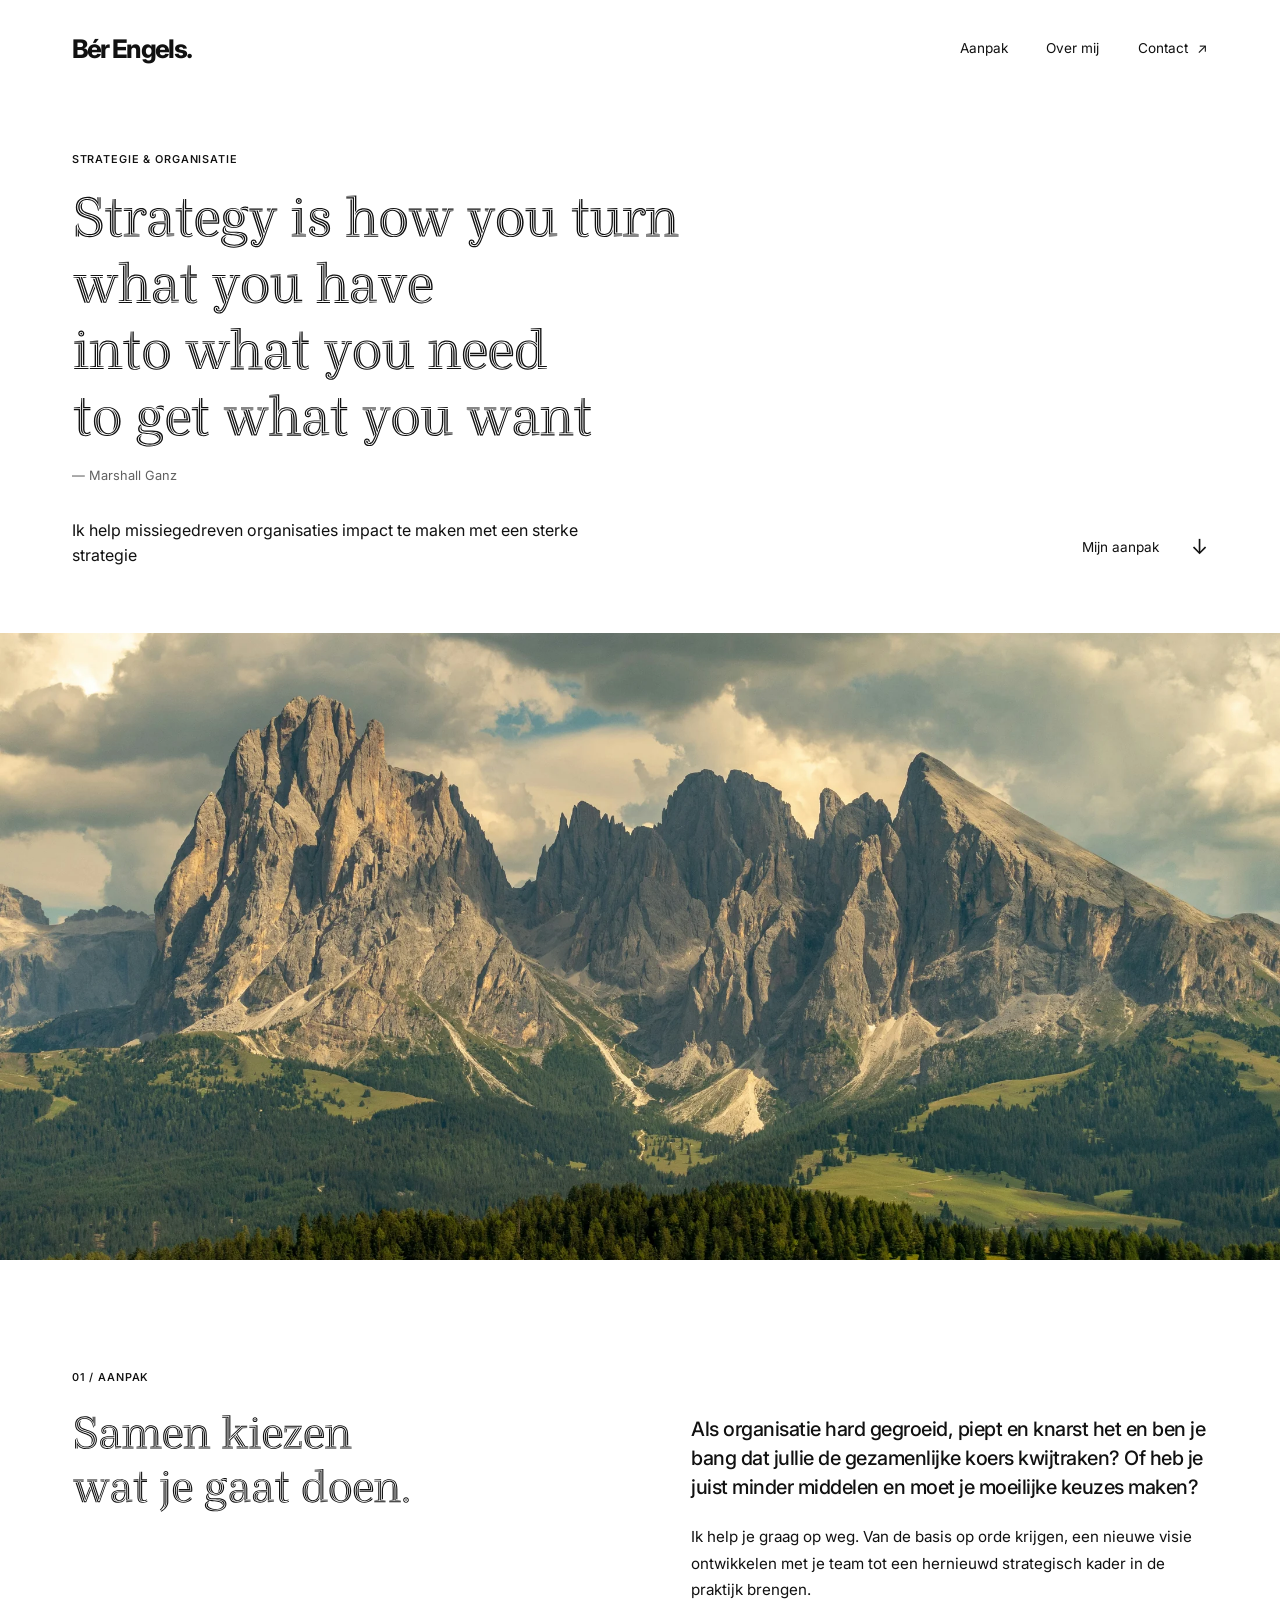
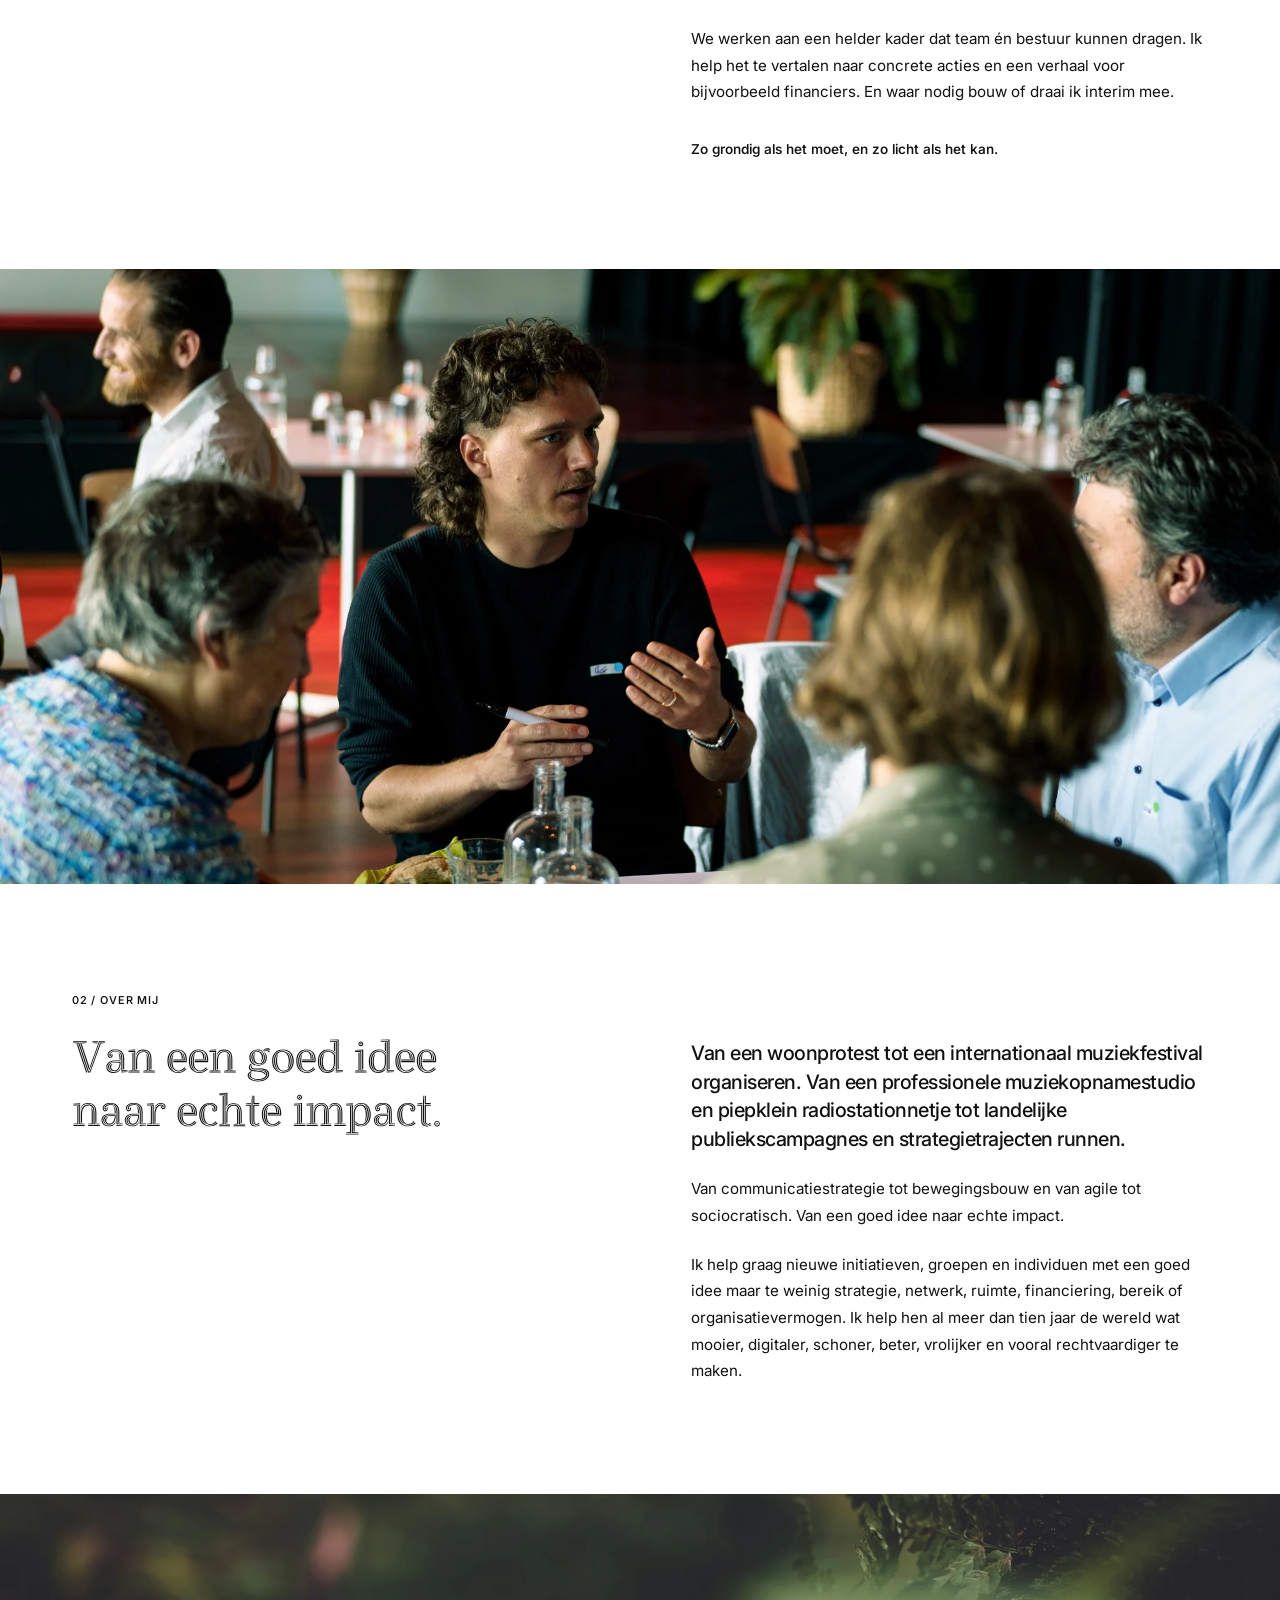
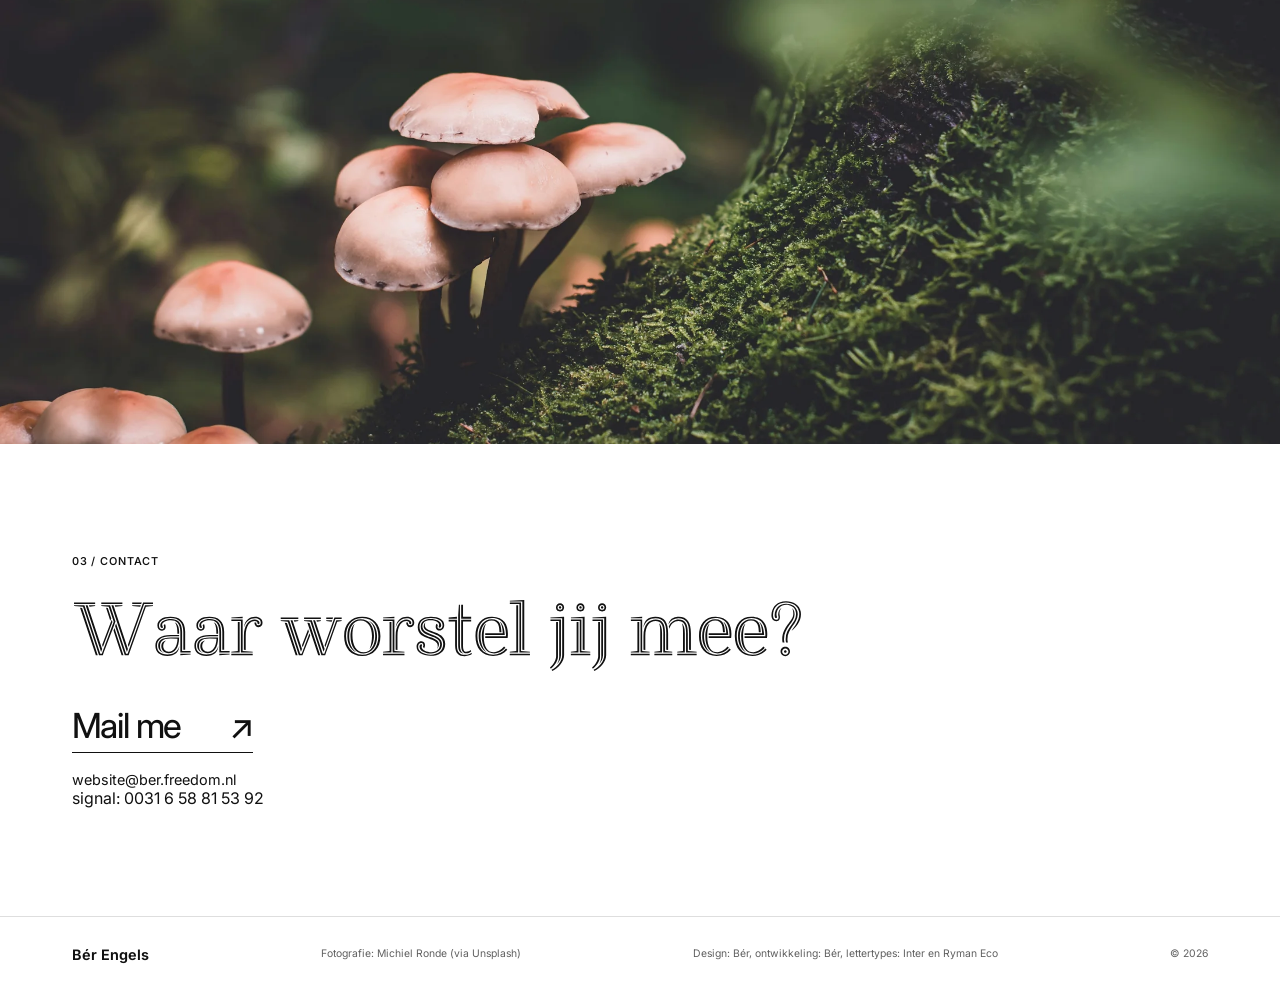
<file: public/index.html>
<!doctype html>
<html lang="nl">
<head>
  <meta charset="utf-8">
  <meta name="viewport" content="width=device-width, initial-scale=1">
  <meta name="description" content="Bér Engels helpt missiegedreven organisaties met strategie, organisatie en uitvoering. Bevlogen, grondig en recht voor z’n raap.">
  <meta name="theme-color" content="#ffffff">
  <meta property="og:type" content="website">
  <meta property="og:locale" content="nl_NL">
  <meta property="og:title" content="Bér Engels — strategie & organisatie">
  <meta property="og:description" content="Van een goed idee naar echte impact. Strategie bepalen én in de praktijk brengen, samen met de mensen die het gaan doen.">
  <meta property="og:url" content="https://www.berengels.nl/">
  <meta property="og:image" content="https://www.berengels.nl/assets/images/mountains-2200.webp">
  <meta property="og:image:alt" content="Een berglandschap met groene weiden en wolken boven de toppen">
  <link rel="canonical" href="https://www.berengels.nl/">
  <link rel="icon" href="./favicon.svg" type="image/svg+xml">
  <link rel="preload" href="./assets/fonts/inter-variable.ttf" as="font" type="font/ttf" crossorigin>
  <link rel="stylesheet" href="./assets/css/index.css">
  <title>Bér Engels — strategie & organisatie</title>
</head>
<body id="bovenaan">
  <a class="skip-link" href="#inhoud">Naar de inhoud</a>
  <header class="site-header wrap">
    <a class="wordmark" href="#bovenaan">Bér Engels<span aria-hidden="true">.</span></a>
    <nav aria-label="Hoofdnavigatie">
      <a href="#aanpak">Aanpak</a>
      <a href="#over">Over mij</a>
      <a href="#contact">Contact <span aria-hidden="true">↗</span></a>
    </nav>
  </header>
  <main id="inhoud">
    <section class="hero wrap" aria-labelledby="hero-title">
      <p class="label">Strategie &amp; organisatie</p>
      <h1 id="hero-title" class="ryman-heading"><span class="sr-only">Strategy is how you turn what you have into what you need to get what you want</span><img class="heading-art" src="./assets/headings/strategy.svg" alt="" aria-hidden="true" width="10758" height="4482" style="width: 10.7580em"></h1>
      <p class="quote-credit">— Marshall Ganz</p>
      <div class="hero-bottom">
        <p>Ik help missiegedreven organisaties impact te maken met een sterke strategie</p>
        <a class="text-link" href="#aanpak">Mijn aanpak <span aria-hidden="true">↓</span></a>
      </div>
    </section>
    <figure class="landscape mountains">
      <img src="./assets/images/mountains-2200.webp" srcset="./assets/images/mountains-1000.webp 1000w, ./assets/images/mountains-2200.webp 2200w" sizes="100vw" width="2200" height="1467" alt="Bergtoppen onder grote wolken, met bossen en groene weiden op de voorgrond" fetchpriority="high">
    </figure>
    <section class="section wrap" id="aanpak" aria-labelledby="approach-title">
      <div class="section-heading">
        <p class="label">01 / Aanpak</p>
        <h2 id="approach-title" class="ryman-heading"><span class="sr-only">Samen kiezen wat je gaat doen.</span><img class="heading-art" src="./assets/headings/aanpak.svg" alt="" aria-hidden="true" width="7343" height="2154" style="width: 7.3430em"></h2>
      </div>
      <div class="section-copy">
        <p class="lead">Als organisatie hard gegroeid, piept en knarst het en ben je bang dat jullie de gezamenlijke koers kwijtraken? Of heb je juist minder middelen en moet je moeilijke keuzes maken?</p>
        <p>Ik help je graag op weg. Van de basis op orde krijgen, een nieuwe visie ontwikkelen met je team tot een hernieuwd strategisch kader in de praktijk brengen.</p>
        <p>We werken aan een helder kader dat team én bestuur kunnen dragen. Ik help het te vertalen naar concrete acties en een verhaal voor bijvoorbeeld financiers. En waar nodig bouw of draai ik interim mee.</p>
        <p class="plainspoken">Zo grondig als het moet, en zo licht als het kan.<br></p>
      </div>
    </section>
    <figure class="landscape workshop">
      <img src="./assets/images/workshop-2048.webp" srcset="./assets/images/workshop-1000.webp 1000w, ./assets/images/workshop-2048.webp 2048w" sizes="100vw" width="2048" height="1366" alt="Een groepsgesprek aan tafel, met een deelnemer die iets toelicht" loading="lazy">
    </figure>
    <section class="section wrap about" id="over" aria-labelledby="about-title">
      <div class="section-heading">
        <p class="label">02 / Over mij</p>
        <h2 id="about-title" class="ryman-heading"><span class="sr-only">Van een goed idee naar echte impact.</span><img class="heading-art" src="./assets/headings/over.svg" alt="" aria-hidden="true" width="8049" height="2136" style="width: 8.0490em"></h2>
      </div>
      <div class="section-copy">
        <p class="lead">Van een woonprotest tot een internationaal muziekfestival organiseren. Van een professionele muziekopnamestudio en piepklein radiostationnetje tot landelijke publiekscampagnes en strategietrajecten runnen.</p>
        <p>Van communicatiestrategie tot bewegingsbouw en van agile tot sociocratisch. Van een goed idee naar echte impact.</p>
        <p>Ik help graag nieuwe initiatieven, groepen en individuen met een goed idee maar te weinig strategie, netwerk, ruimte, financiering, bereik of organisatievermogen. Ik help hen al meer dan tien jaar de wereld wat mooier, digitaler, schoner, beter, vrolijker en vooral rechtvaardiger te maken. </p>
      </div>
    </section>
    <figure class="landscape mushrooms">
      <img src="./assets/images/mushrooms-2200.webp" srcset="./assets/images/mushrooms-1000.webp 1000w, ./assets/images/mushrooms-2200.webp 2200w" sizes="100vw" width="2200" height="1468" alt="Een groep roze paddenstoelen op een met mos begroeide boomstam" loading="lazy">
    </figure>
    <section class="contact wrap" id="contact" aria-labelledby="contact-title">
      <p class="label">03 / Contact</p>
      <h2 id="contact-title" class="ryman-heading"><span class="sr-only">Waar worstel jij mee?</span><img class="heading-art" src="./assets/headings/contact.svg" alt="" aria-hidden="true" width="9521" height="984" style="width: 9.5210em"></h2>
      <a class="contact-link" href="mailto:website@ber.freedom.nl">Mail me <span aria-hidden="true">↗</span></a>
      <p class="email"><a href="mailto:website@ber.freedom.nl">website@ber.freedom.nl</a></p> signal: 0031 6 58 81 53 92
    </section>
  </main>
  <footer class="site-footer wrap">
    <a href="#bovenaan" class="footer-name">Bér Engels</a>
    <p>Fotografie: Michiel Ronde (via Unsplash)</p>
    <p>Design: Bér, ontwikkeling: Bér, lettertypes: Inter en Ryman Eco</p>
    <span>© 2026</span>
  </footer>
</body>
</html>
</file>
<file: public/assets/css/index.css>
@font-face {
  font-family: Inter;
  src: url('../fonts/inter-variable.ttf') format('truetype');
  font-style: normal;
  font-weight: 100 900;
  font-display: swap;
}
:root {
  color-scheme: light;
  --ink: #111111;
  --paper: #ffffff;
  --muted: #606060;
  --gutter: clamp(1.25rem, 5.6vw, 7.5rem);
  font-family: Inter, Arial, Helvetica, sans-serif;
  color: var(--ink);
  background: var(--paper);
  font-synthesis: none;
  text-rendering: optimizeLegibility;
  -webkit-font-smoothing: antialiased;
}
* { box-sizing: border-box; }
html { scroll-behavior: smooth; scroll-padding-top: 2rem; }
body { margin: 0; min-width: 320px; }
a { color: inherit; text-decoration: none; }
a:focus-visible { outline: 2px solid currentColor; outline-offset: 6px; }
img { display: block; width: 100%; height: 100%; object-fit: cover; }
figure, p, h1, h2 { margin: 0; }
.wrap { padding-inline: var(--gutter); }
.skip-link { position: fixed; z-index: 10; top: 1rem; left: 1rem; padding: 1rem; background: white; border: 1px solid; transform: translateY(-200%); }
.skip-link:focus { transform: none; }
.site-header { display: flex; align-items: center; justify-content: space-between; gap: 1rem; padding-block: 1.65rem; }
.wordmark { font-size: 1.6rem; font-weight: 750; letter-spacing: -.065em; white-space: nowrap; }
.site-header nav { display: flex; align-items: center; gap: clamp(1rem, 3vw, 3rem); }
.site-header nav a { display: inline-flex; align-items: center; gap: .6rem; min-height: 44px; font-size: .85rem; }
.site-header nav a:hover, .text-link:hover, .email a:hover, .footer-name:hover { text-decoration: underline; text-underline-offset: .3em; }
.hero { padding-top: clamp(2rem, 4.2vw, 5rem); padding-bottom: clamp(2.5rem, 5vw, 5rem); }
.label { font-size: .68rem; font-weight: 550; letter-spacing: .08em; text-transform: uppercase; line-height: 1.5; }
.hero .label { margin-bottom: 1.7rem; }
h1 { font-size: clamp(2rem, 4.42vw, 5.5rem); font-weight: 650; line-height: 1.1; letter-spacing: -.057em; }
h1 span { display: block; }
.quote-credit { margin-top: 1.25rem; font-size: .8rem; color: var(--muted); }
.hero-bottom { display: flex; justify-content: space-between; align-items: flex-end; gap: 2rem; margin-top: 2.2rem; }
.hero-bottom p { max-width: 35rem; font-size: clamp(.95rem, 1.25vw, 1.15rem); line-height: 1.6; }
.text-link { display: inline-flex; align-items: center; justify-content: space-between; gap: 2rem; min-height: 44px; font-size: .85rem; white-space: nowrap; }
.text-link span { font-size: 1.3rem; }
.landscape { height: clamp(340px, 49vw, 900px); overflow: hidden; background: #394338; }
.mountains img { object-position: center 57%; }
.workshop { height: clamp(360px, 48vw, 850px); }
.workshop img { object-position: center 25%; }
.mushrooms { height: clamp(340px, 43vw, 760px); }
.mushrooms img { object-position: center 56%; }
.section { display: grid; grid-template-columns: 1fr 1fr; gap: clamp(3rem, 8vw, 10rem); padding-block: clamp(4rem, 8.5vw, 9rem); }
.section-heading .label { margin-bottom: 1.8rem; }
h2 { font-size: clamp(2.1rem, 3.6vw, 4.5rem); font-weight: 600; line-height: 1.08; letter-spacing: -.05em; }
.section-copy { max-width: 36rem; padding-top: 2.9rem; }
.section-copy p { font-size: clamp(.95rem, 1.1vw, 1.05rem); line-height: 1.75; }
.section-copy p + p { margin-top: 1.4rem; }
.section-copy .lead { font-size: clamp(1.14rem, 1.55vw, 1.5rem); font-weight: 500; line-height: 1.45; letter-spacing: -.025em; }
.section-copy .plainspoken { margin-top: 2rem; font-size: .85rem; font-weight: 550; line-height: 1.65; }
.contact { padding-block: clamp(4rem, 8.5vw, 9rem); }
.contact .label { margin-bottom: 1.8rem; }
.contact h2 { font-size: clamp(2.5rem, 6vw, 7.5rem); }
.contact-link { display: inline-flex; align-items: center; gap: 3rem; margin-top: 2rem; padding-bottom: .35rem; border-bottom: 1px solid; font-size: clamp(1.5rem, 2.7vw, 3rem); font-weight: 450; letter-spacing: -.035em; }
.contact-link span { display: inline-block; transition: transform .2s; }
.contact-link:hover span { transform: translate(4px, -4px); }
.email { margin-top: 1.1rem; font-size: .9rem; }
.site-footer { display: flex; justify-content: space-between; align-items: center; gap: 2rem; border-top: 1px solid #dedede; padding-block: 1.6rem; font-size: .65rem; color: var(--muted); line-height: 1.6; }
.footer-name { font-size: .9rem; color: var(--ink); font-weight: 650; white-space: nowrap; }
@media (min-width: 1900px) {
  .wrap { padding-inline: max(var(--gutter), calc((100vw - 1660px) / 2)); }
}
@media (max-width: 760px) {
  .site-header { padding-block: 1rem; }
  .wordmark { font-size: 1.35rem; }
  .site-header nav { gap: 1.1rem; }
  .site-header nav a { font-size: .73rem; }
  .site-header nav a span { display: none; }
  .hero { padding-top: 2.3rem; }
  h1 { font-size: clamp(2rem, 5.8vw, 2.75rem); }
  h1 span { display: inline; }
  h1 span::after { content: ' '; }
  .hero .label { margin-bottom: 1.4rem; }
  .hero-bottom { flex-direction: column; align-items: flex-start; gap: 1.1rem; margin-top: 1.8rem; }
  .hero-bottom p { max-width: 27rem; }
  .landscape { height: 65svh; min-height: 360px; max-height: 620px; }
  .mountains img { object-position: 49% center; }
  .workshop img { object-position: 42% center; }
  .mushrooms { height: 52svh; min-height: 320px; }
  .mushrooms img { object-position: 37% center; }
  .section { grid-template-columns: 1fr; gap: 2rem; }
  .section-heading .label { margin-bottom: 1.25rem; }
  .section-copy { padding-top: 0; max-width: 34rem; }
  .site-footer { flex-wrap: wrap; gap: .8rem 2rem; }
  .site-footer p { order: 3; width: 100%; max-width: 27rem; }
}
@media (max-width: 359px) {
  .site-header { gap: .5rem; }
  .site-header nav { gap: .75rem; }
  .wordmark { font-size: 1.15rem; }
  .site-header nav a { font-size: .68rem; }
}
@media (prefers-reduced-motion: reduce) {
  html { scroll-behavior: auto; }
  *, *::before, *::after { transition: none !important; }
}

/* Ryman Eco rendered as vector lettering; the font file stays local. */
.sr-only { position: absolute !important; width: 1px !important; height: 1px !important; padding: 0 !important; margin: -1px !important; overflow: hidden !important; clip: rect(0, 0, 0, 0) !important; white-space: nowrap !important; border: 0 !important; }
.ryman-heading { line-height: 1; }
img.heading-art { display: block; height: auto; max-width: 100%; object-fit: contain; object-position: left top; }
</file>
